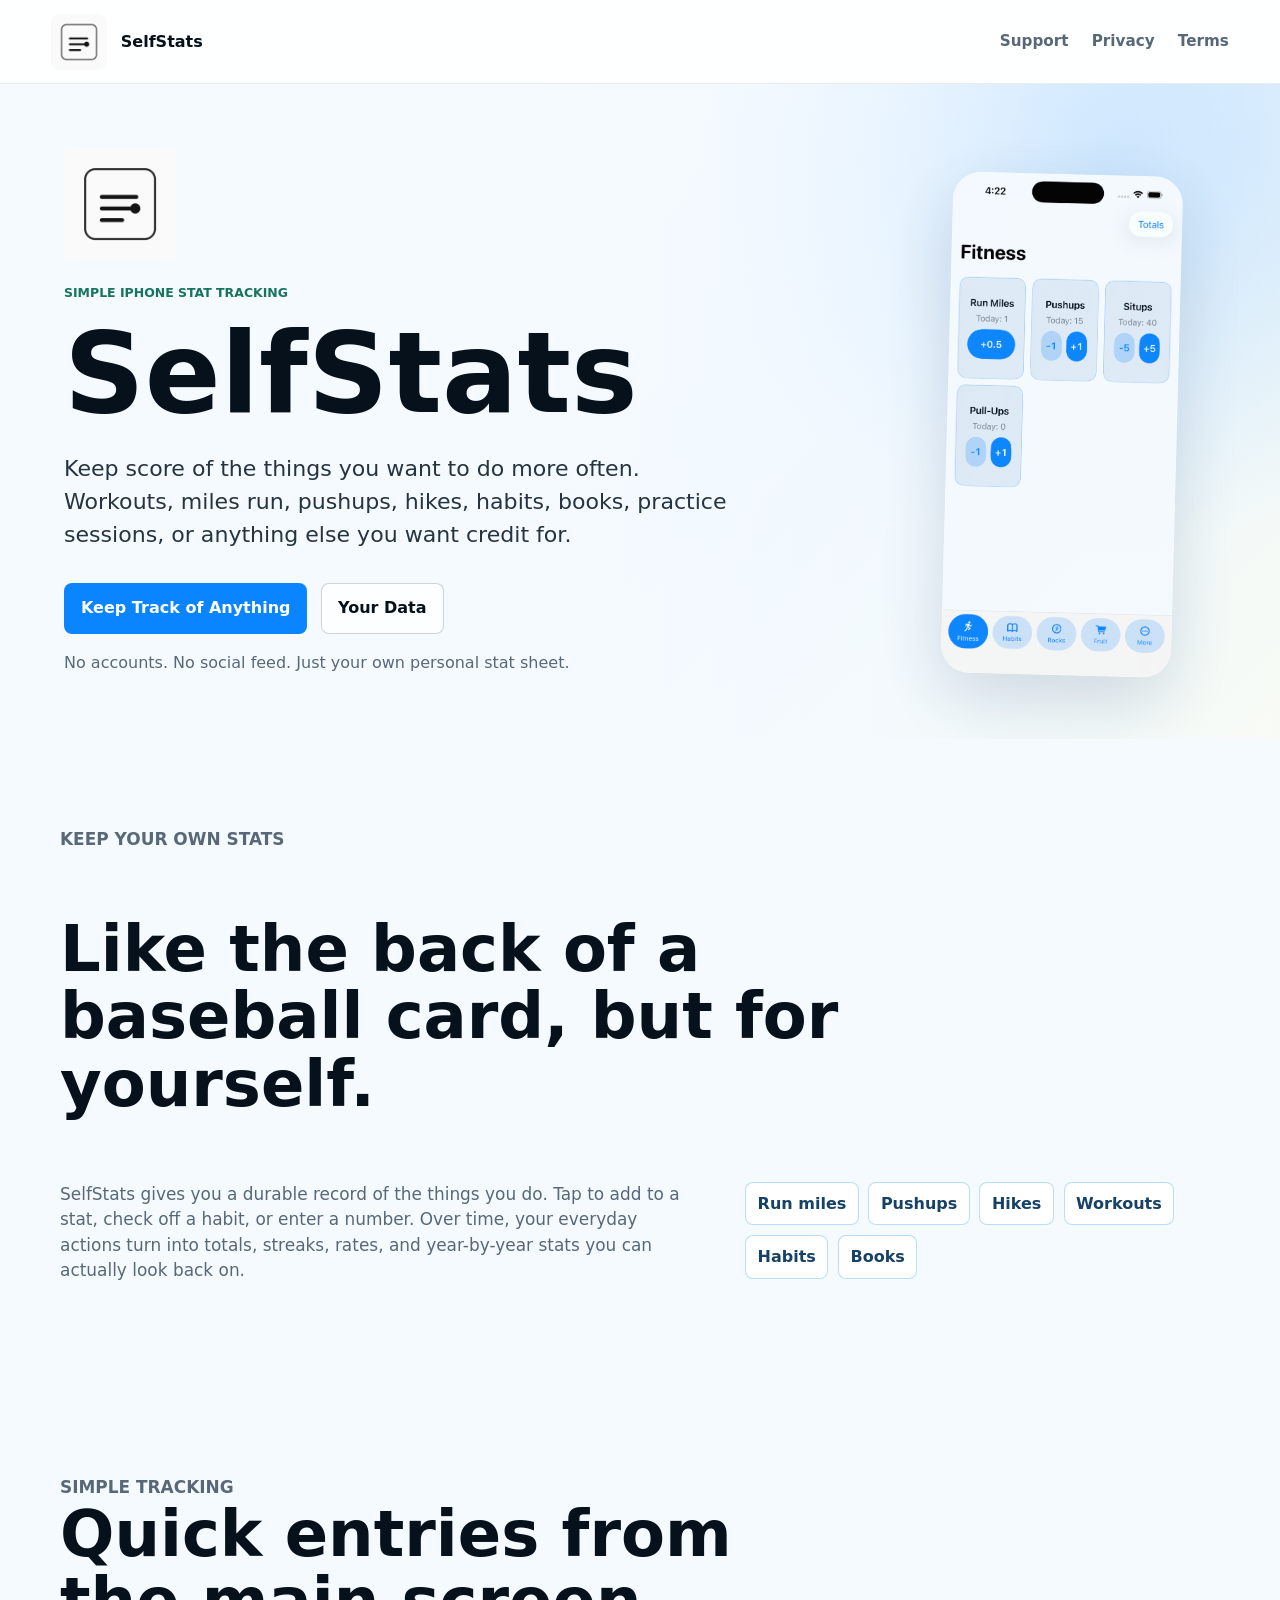
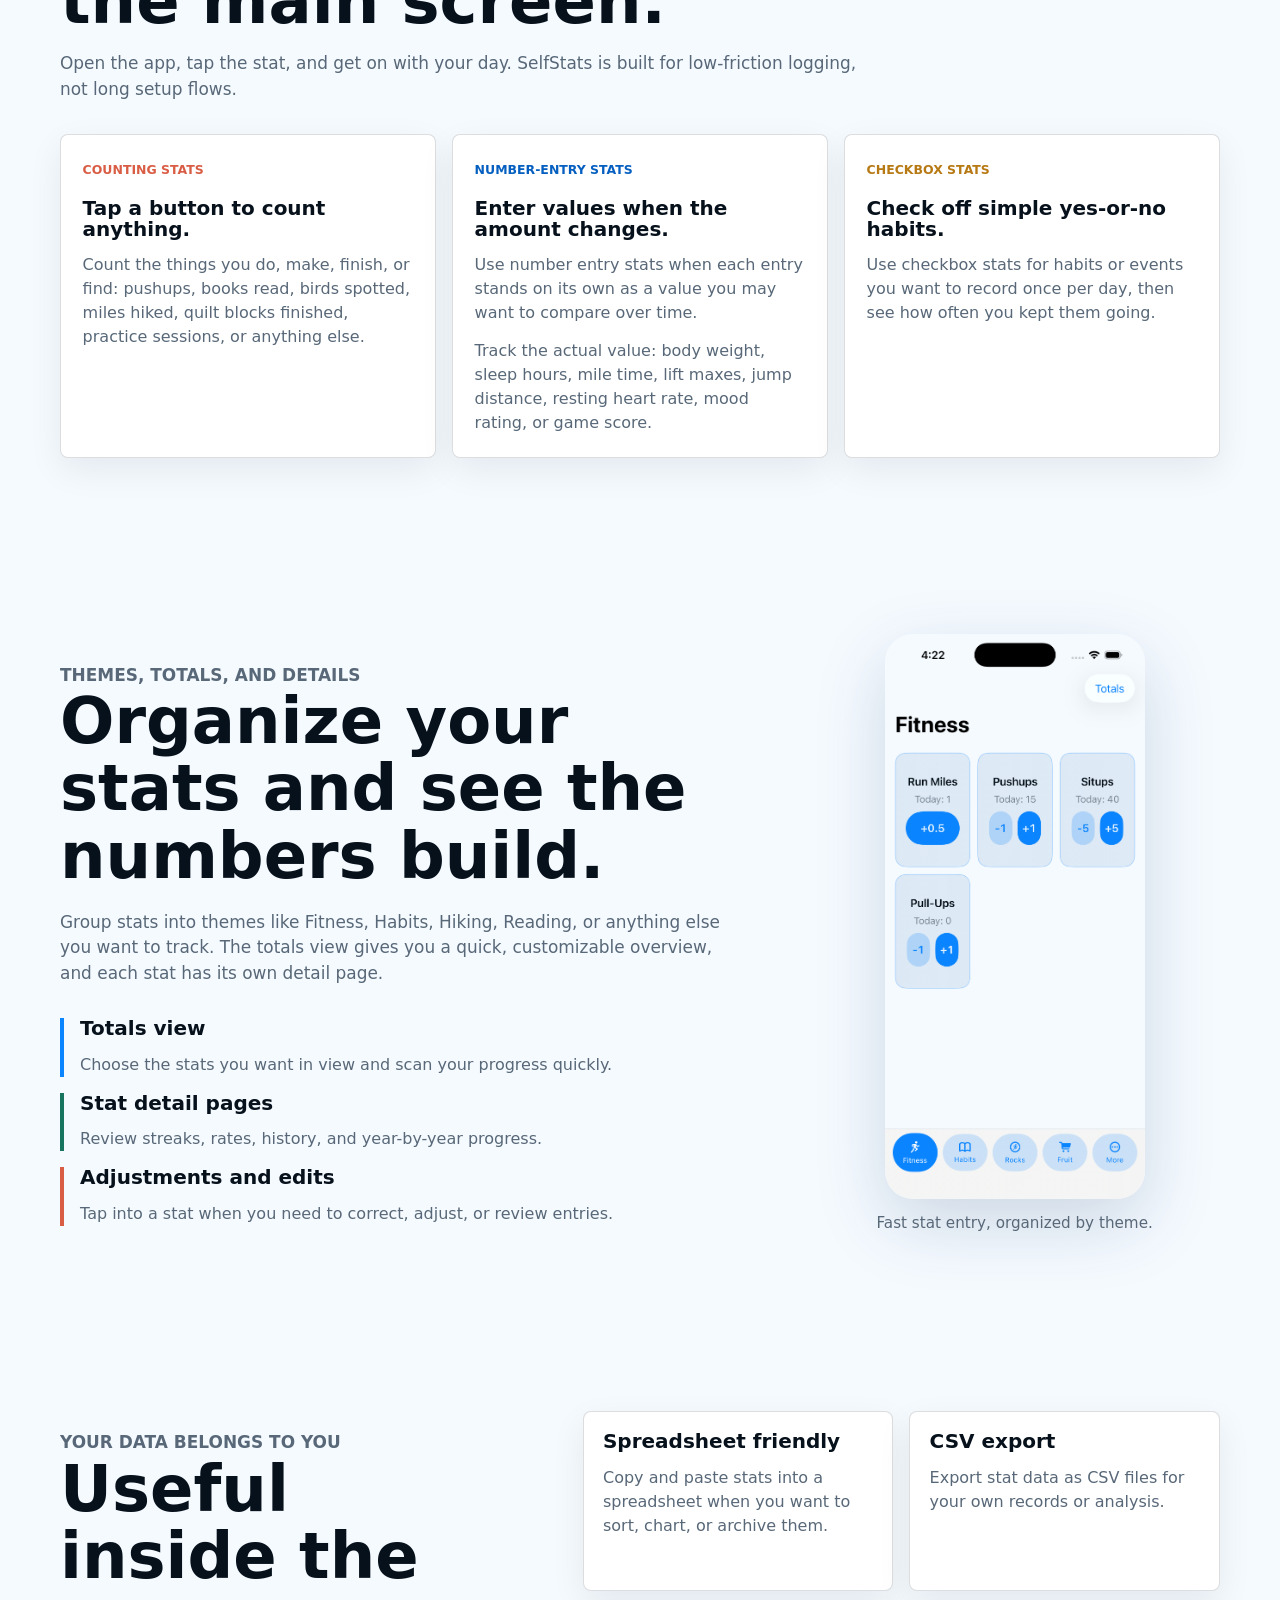
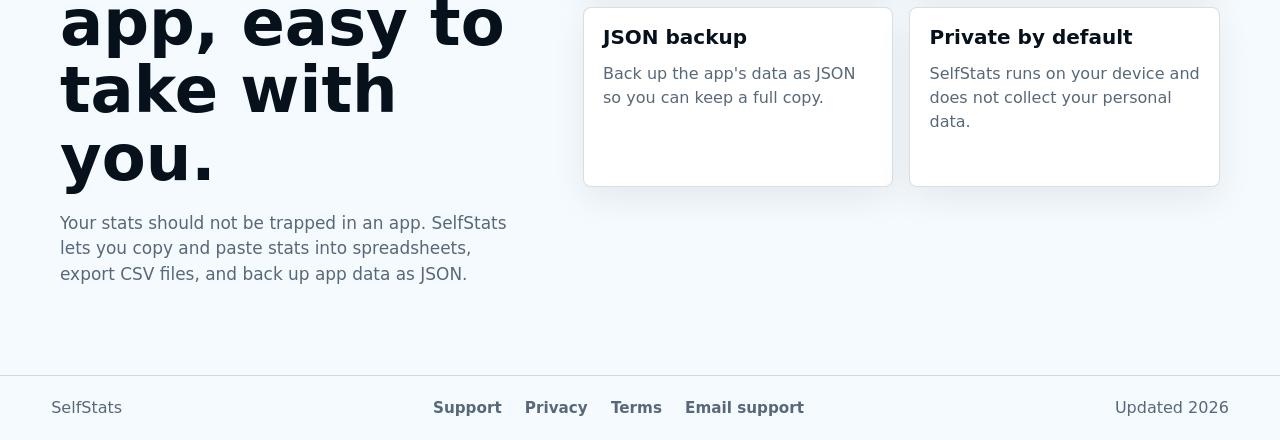
<file: index.html>
<!doctype html>
<html lang="en">
  <head>
    <meta charset="utf-8">
    <meta name="viewport" content="width=device-width, initial-scale=1">
    <meta
      name="description"
      content="SelfStats is a simple iPhone app for tracking personal stats like workouts, miles run, pushups, hikes, habits, and other things you want to count over time."
    >
    <meta property="og:title" content="SelfStats">
    <meta
      property="og:description"
      content="SelfStats is a simple iPhone app for tracking personal stats like workouts, miles run, pushups, hikes, habits, and other things you want to count over time."
    >
    <meta property="og:image" content="https://selfstats.app/assets/selfstats-icon.png">
    <meta property="og:image:width" content="1024">
    <meta property="og:image:height" content="1024">
    <meta property="og:image:alt" content="SelfStats app icon">
    <meta property="og:url" content="https://selfstats.app/">
    <meta property="og:type" content="website">
    <meta name="twitter:card" content="summary">
    <meta name="twitter:title" content="SelfStats">
    <meta
      name="twitter:description"
      content="SelfStats is a simple iPhone app for tracking personal stats like workouts, miles run, pushups, hikes, habits, and other things you want to count over time."
    >
    <meta name="twitter:image" content="https://selfstats.app/assets/selfstats-icon.png">
    <meta name="twitter:image:alt" content="SelfStats app icon">
    <title>SelfStats</title>
    <link rel="icon" type="image/png" href="assets/selfstats-icon.png">
    <link rel="apple-touch-icon" href="assets/selfstats-icon.png">
    <link rel="stylesheet" href="styles.css">
  </head>
  <body>
    <header class="site-header">
      <a class="brand" href="index.html" aria-label="SelfStats home">
        <img src="assets/selfstats-icon.png" alt="" width="56" height="56">
        <span>SelfStats</span>
      </a>
      <nav class="site-nav" aria-label="Main navigation">
        <a href="support.html">Support</a>
        <a href="privacy.html">Privacy</a>
        <a href="terms.html">Terms</a>
      </nav>
    </header>

    <main id="top">
      <section class="hero" aria-labelledby="hero-title">
        <div class="hero-shot" aria-hidden="true">
          <img src="assets/selfstats-screenshot.png" alt="" width="1206" height="2622">
        </div>
        <div class="hero-content">
          <img class="hero-icon" src="assets/selfstats-icon.png" alt="" width="1024" height="1024">
          <p class="eyebrow">Simple iPhone stat tracking</p>
          <h1 id="hero-title">SelfStats</h1>
          <p class="hero-copy">
            Keep score of the things you want to do more often. Workouts, miles
            run, pushups, hikes, habits, books, practice sessions, or anything
            else you want credit for.
          </p>
          <div class="hero-actions" aria-label="Primary actions">
            <a class="button button-primary" href="#track">Keep Track of Anything</a>
            <a class="button button-secondary" href="#data">Your Data</a>
          </div>
          <p class="hero-note">
            No accounts. No social feed. Just your own personal stat sheet.
          </p>
        </div>
      </section>

      <section class="section intro" aria-labelledby="intro-title">
        <p class="eyebrow">Keep your own stats</p>
        <h2 id="intro-title">Like the back of a baseball card, but for yourself.</h2>
        <p>
          SelfStats gives you a durable record of the things you do. Tap to add
          to a stat, check off a habit, or enter a number. Over time, your
          everyday actions turn into totals, streaks, rates, and year-by-year
          stats you can actually look back on.
        </p>
        <ul class="tag-list" aria-label="Example stats">
          <li>Run miles</li>
          <li>Pushups</li>
          <li>Hikes</li>
          <li>Workouts</li>
          <li>Habits</li>
          <li>Books</li>
        </ul>
      </section>

      <section class="section" id="track" aria-labelledby="track-title">
        <div class="section-heading">
          <p class="eyebrow">Simple tracking</p>
          <h2 id="track-title">Quick entries from the main screen.</h2>
          <p>
            Open the app, tap the stat, and get on with your day. SelfStats is
            built for low-friction logging, not long setup flows.
          </p>
        </div>
        <div class="feature-grid">
          <article class="feature-card">
            <span class="feature-kicker">Counting stats</span>
            <h3>Tap a button to count anything.</h3>
            <p>
              Count the things you do, make, finish, or find: pushups, books
              read, birds spotted, miles hiked, quilt blocks finished, practice
              sessions, or anything else.
            </p>
          </article>
          <article class="feature-card">
            <span class="feature-kicker">Number-entry stats</span>
            <h3>Enter values when the amount changes.</h3>
            <p>
              Use number entry stats when each entry stands on its own as a
              value you may want to compare over time.
            </p>
            <p>
              Track the actual value: body weight, sleep hours, mile time, lift
              maxes, jump distance, resting heart rate, mood rating, or game
              score.
            </p>
          </article>
          <article class="feature-card">
            <span class="feature-kicker">Checkbox stats</span>
            <h3>Check off simple yes-or-no habits.</h3>
            <p>
              Use checkbox stats for habits or events you want to record once
              per day, then see how often you kept them going.
            </p>
          </article>
        </div>
      </section>

      <section class="section app-section" id="details" aria-labelledby="details-title">
        <div class="app-copy">
          <p class="eyebrow">Themes, totals, and details</p>
          <h2 id="details-title">Organize your stats and see the numbers build.</h2>
          <p>
            Group stats into themes like Fitness, Habits, Hiking, Reading, or
            anything else you want to track. The totals view gives you a quick,
            customizable overview, and each stat has its own detail page.
          </p>
          <div class="detail-list">
            <div>
              <h3>Totals view</h3>
              <p>Choose the stats you want in view and scan your progress quickly.</p>
            </div>
            <div>
              <h3>Stat detail pages</h3>
              <p>Review streaks, rates, history, and year-by-year progress.</p>
            </div>
            <div>
              <h3>Adjustments and edits</h3>
              <p>Tap into a stat when you need to correct, adjust, or review entries.</p>
            </div>
          </div>
        </div>
        <figure class="phone-figure">
          <img
            src="assets/selfstats-screenshot.png"
            alt="SelfStats showing a Fitness theme with Run Miles, Pushups, Situps, and Pull-Ups stat cards."
            width="1206"
            height="2622"
            loading="lazy"
          >
          <figcaption>Fast stat entry, organized by theme.</figcaption>
        </figure>
      </section>

      <section class="section data-section" id="data" aria-labelledby="data-title">
        <div>
          <p class="eyebrow">Your data belongs to you</p>
          <h2 id="data-title">Useful inside the app, easy to take with you.</h2>
          <p>
            Your stats should not be trapped in an app. SelfStats lets you copy
            and paste stats into spreadsheets, export CSV files, and back up app
            data as JSON.
          </p>
        </div>
        <div class="data-grid">
          <article class="data-card">
            <h3>Spreadsheet friendly</h3>
            <p>Copy and paste stats into a spreadsheet when you want to sort, chart, or archive them.</p>
          </article>
          <article class="data-card">
            <h3>CSV export</h3>
            <p>Export stat data as CSV files for your own records or analysis.</p>
          </article>
          <article class="data-card">
            <h3>JSON backup</h3>
            <p>Back up the app's data as JSON so you can keep a full copy.</p>
          </article>
          <article class="data-card">
            <h3>Private by default</h3>
            <p>SelfStats runs on your device and does not collect your personal data.</p>
          </article>
        </div>
      </section>
    </main>

    <footer class="site-footer">
      <span>SelfStats</span>
      <nav aria-label="Footer navigation">
        <a href="support.html">Support</a>
        <a href="privacy.html">Privacy</a>
        <a href="terms.html">Terms</a>
        <a href="mailto:support@selfstats.app">Email support</a>
      </nav>
      <span>Updated <time id="updated-year"></time></span>
    </footer>

    <script src="script.js"></script>
  </body>
</html>
</file>
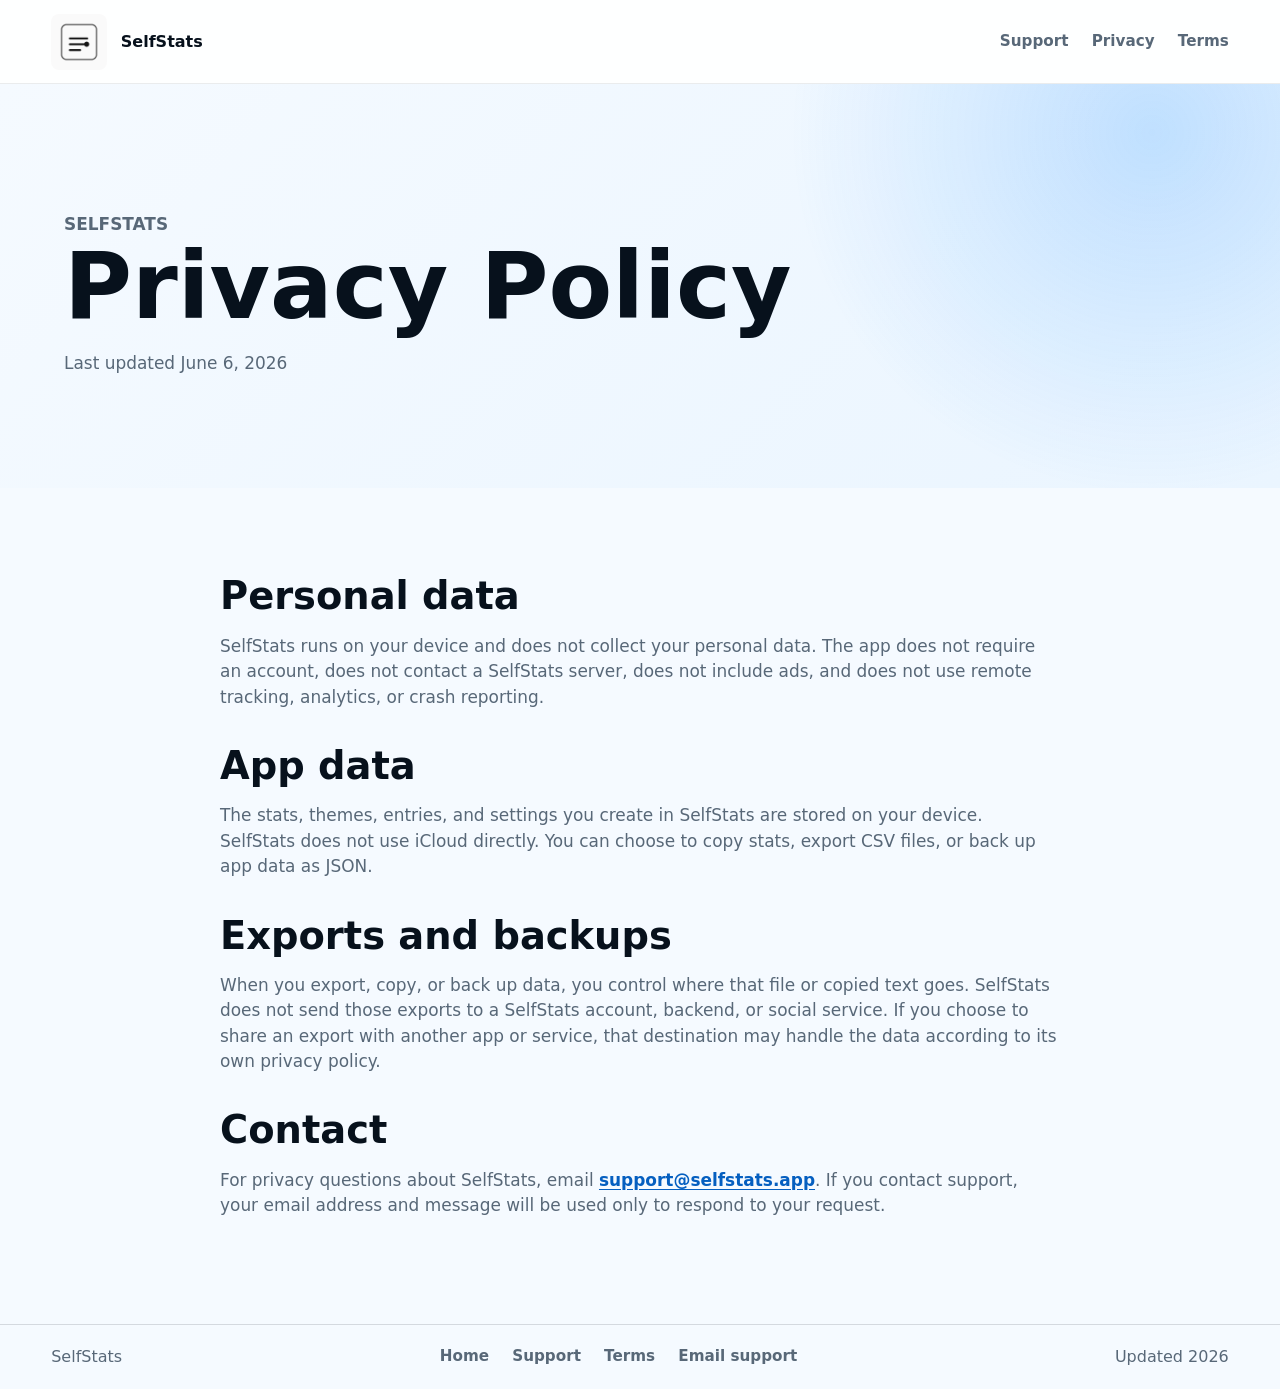
<file: privacy.html>
<!doctype html>
<html lang="en">
  <head>
    <meta charset="utf-8">
    <meta name="viewport" content="width=device-width, initial-scale=1">
    <meta
      name="description"
      content="Privacy policy for SelfStats, a simple iPhone app that runs on device and does not collect personal data."
    >
    <meta property="og:title" content="SelfStats Privacy Policy">
    <meta
      property="og:description"
      content="Privacy policy for SelfStats, a simple iPhone app that runs on device and does not collect personal data."
    >
    <meta property="og:image" content="https://selfstats.app/assets/selfstats-icon.png">
    <meta property="og:image:width" content="1024">
    <meta property="og:image:height" content="1024">
    <meta property="og:image:alt" content="SelfStats app icon">
    <meta property="og:url" content="https://selfstats.app/privacy.html">
    <meta property="og:type" content="website">
    <meta name="twitter:card" content="summary">
    <meta name="twitter:title" content="SelfStats Privacy Policy">
    <meta
      name="twitter:description"
      content="Privacy policy for SelfStats, a simple iPhone app that runs on device and does not collect personal data."
    >
    <meta name="twitter:image" content="https://selfstats.app/assets/selfstats-icon.png">
    <meta name="twitter:image:alt" content="SelfStats app icon">
    <title>SelfStats Privacy Policy</title>
    <link rel="icon" type="image/png" href="assets/selfstats-icon.png">
    <link rel="apple-touch-icon" href="assets/selfstats-icon.png">
    <link rel="stylesheet" href="styles.css">
  </head>
  <body class="simple-page">
    <header class="site-header">
      <a class="brand" href="index.html" aria-label="SelfStats home">
        <img src="assets/selfstats-icon.png" alt="" width="56" height="56">
        <span>SelfStats</span>
      </a>
      <nav class="site-nav" aria-label="Main navigation">
        <a href="support.html">Support</a>
        <a href="privacy.html" aria-current="page">Privacy</a>
        <a href="terms.html">Terms</a>
      </nav>
    </header>

    <main class="page-main">
      <section class="page-hero" aria-labelledby="privacy-title">
        <p class="eyebrow">SelfStats</p>
        <h1 id="privacy-title">Privacy Policy</h1>
        <p>Last updated June 6, 2026</p>
      </section>

      <section class="section page-content" aria-label="Privacy policy details">
        <h2>Personal data</h2>
        <p>
          SelfStats runs on your device and does not collect your personal data.
          The app does not require an account, does not contact a SelfStats
          server, does not include ads, and does not use remote tracking,
          analytics, or crash reporting.
        </p>

        <h2>App data</h2>
        <p>
          The stats, themes, entries, and settings you create in SelfStats are
          stored on your device. SelfStats does not use iCloud directly. You can
          choose to copy stats, export CSV files, or back up app data as JSON.
        </p>

        <h2>Exports and backups</h2>
        <p>
          When you export, copy, or back up data, you control where that file or
          copied text goes. SelfStats does not send those exports to a SelfStats
          account, backend, or social service. If you choose to share an export
          with another app or service, that destination may handle the data
          according to its own privacy policy.
        </p>

        <h2>Contact</h2>
        <p>
          For privacy questions about SelfStats, email
          <a href="mailto:support@selfstats.app">support@selfstats.app</a>. If
          you contact support, your email address and message will be used only
          to respond to your request.
        </p>
      </section>
    </main>

    <footer class="site-footer">
      <span>SelfStats</span>
      <nav aria-label="Footer navigation">
        <a href="index.html">Home</a>
        <a href="support.html">Support</a>
        <a href="terms.html">Terms</a>
        <a href="mailto:support@selfstats.app">Email support</a>
      </nav>
      <span>Updated <time id="updated-year"></time></span>
    </footer>

    <script src="script.js"></script>
  </body>
</html>
</file>
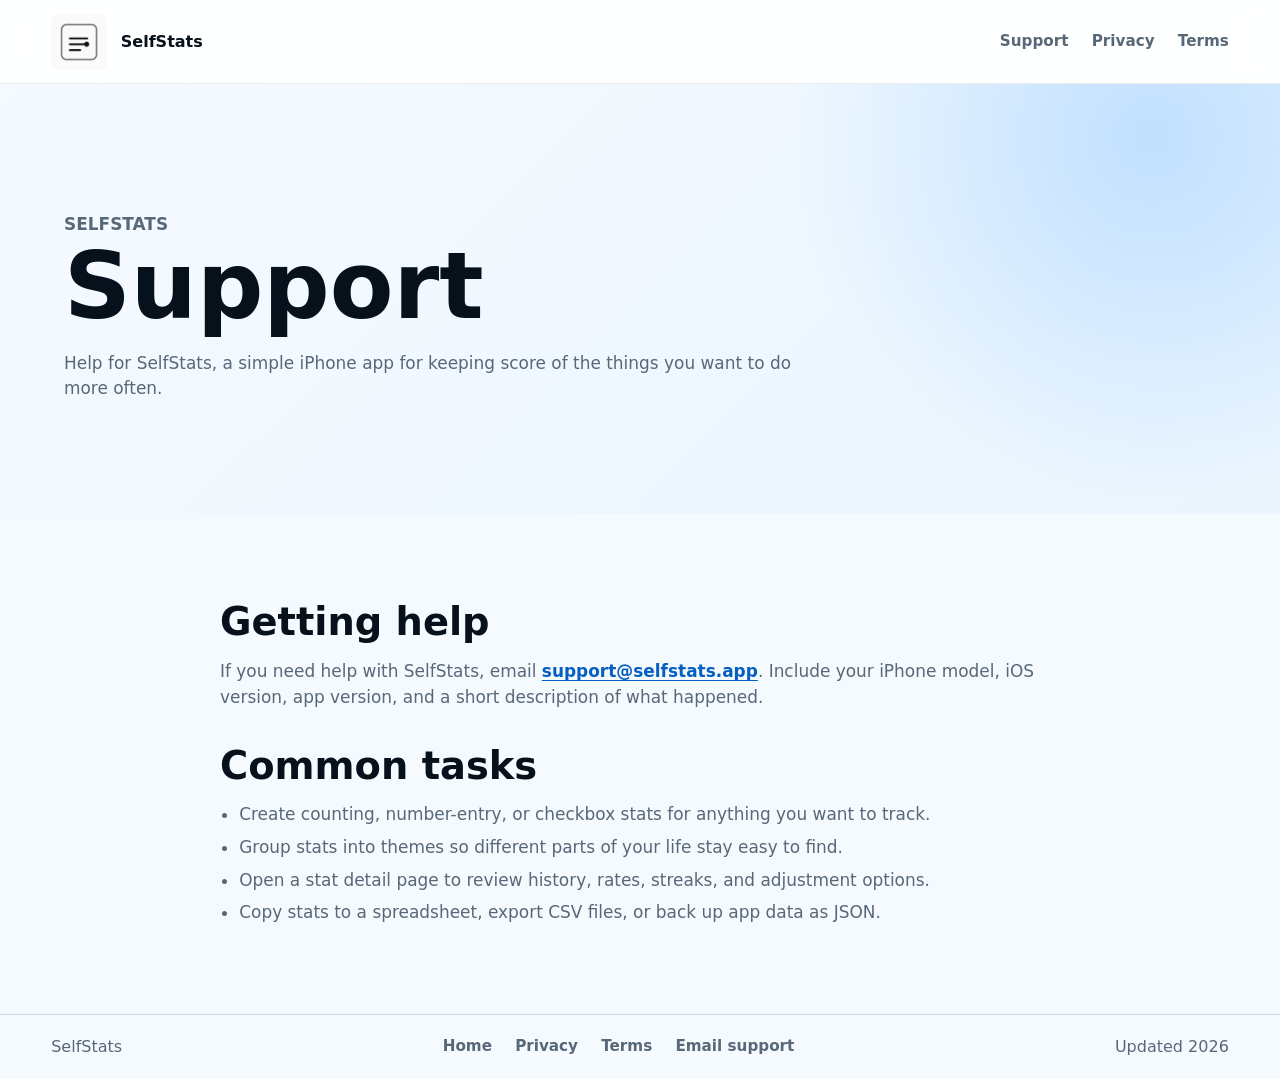
<file: support.html>
<!doctype html>
<html lang="en">
  <head>
    <meta charset="utf-8">
    <meta name="viewport" content="width=device-width, initial-scale=1">
    <meta
      name="description"
      content="Support information for SelfStats, a simple iPhone app for tracking personal stats."
    >
    <meta property="og:title" content="SelfStats Support">
    <meta
      property="og:description"
      content="Support information for SelfStats, a simple iPhone app for tracking personal stats."
    >
    <meta property="og:image" content="https://selfstats.app/assets/selfstats-icon.png">
    <meta property="og:image:width" content="1024">
    <meta property="og:image:height" content="1024">
    <meta property="og:image:alt" content="SelfStats app icon">
    <meta property="og:url" content="https://selfstats.app/support.html">
    <meta property="og:type" content="website">
    <meta name="twitter:card" content="summary">
    <meta name="twitter:title" content="SelfStats Support">
    <meta
      name="twitter:description"
      content="Support information for SelfStats, a simple iPhone app for tracking personal stats."
    >
    <meta name="twitter:image" content="https://selfstats.app/assets/selfstats-icon.png">
    <meta name="twitter:image:alt" content="SelfStats app icon">
    <title>SelfStats Support</title>
    <link rel="icon" type="image/png" href="assets/selfstats-icon.png">
    <link rel="apple-touch-icon" href="assets/selfstats-icon.png">
    <link rel="stylesheet" href="styles.css">
  </head>
  <body class="simple-page">
    <header class="site-header">
      <a class="brand" href="index.html" aria-label="SelfStats home">
        <img src="assets/selfstats-icon.png" alt="" width="56" height="56">
        <span>SelfStats</span>
      </a>
      <nav class="site-nav" aria-label="Main navigation">
        <a href="support.html" aria-current="page">Support</a>
        <a href="privacy.html">Privacy</a>
        <a href="terms.html">Terms</a>
      </nav>
    </header>

    <main class="page-main">
      <section class="page-hero" aria-labelledby="support-title">
        <p class="eyebrow">SelfStats</p>
        <h1 id="support-title">Support</h1>
        <p>
          Help for SelfStats, a simple iPhone app for keeping score of the
          things you want to do more often.
        </p>
      </section>

      <section class="section page-content" aria-label="Support details">
        <h2>Getting help</h2>
        <p>
          If you need help with SelfStats, email
          <a href="mailto:support@selfstats.app">support@selfstats.app</a>.
          Include your iPhone model, iOS version, app version, and a short
          description of what happened.
        </p>

        <h2>Common tasks</h2>
        <ul>
          <li>Create counting, number-entry, or checkbox stats for anything you want to track.</li>
          <li>Group stats into themes so different parts of your life stay easy to find.</li>
          <li>Open a stat detail page to review history, rates, streaks, and adjustment options.</li>
          <li>Copy stats to a spreadsheet, export CSV files, or back up app data as JSON.</li>
        </ul>
      </section>
    </main>

    <footer class="site-footer">
      <span>SelfStats</span>
      <nav aria-label="Footer navigation">
        <a href="index.html">Home</a>
        <a href="privacy.html">Privacy</a>
        <a href="terms.html">Terms</a>
        <a href="mailto:support@selfstats.app">Email support</a>
      </nav>
      <span>Updated <time id="updated-year"></time></span>
    </footer>

    <script src="script.js"></script>
  </body>
</html>
</file>
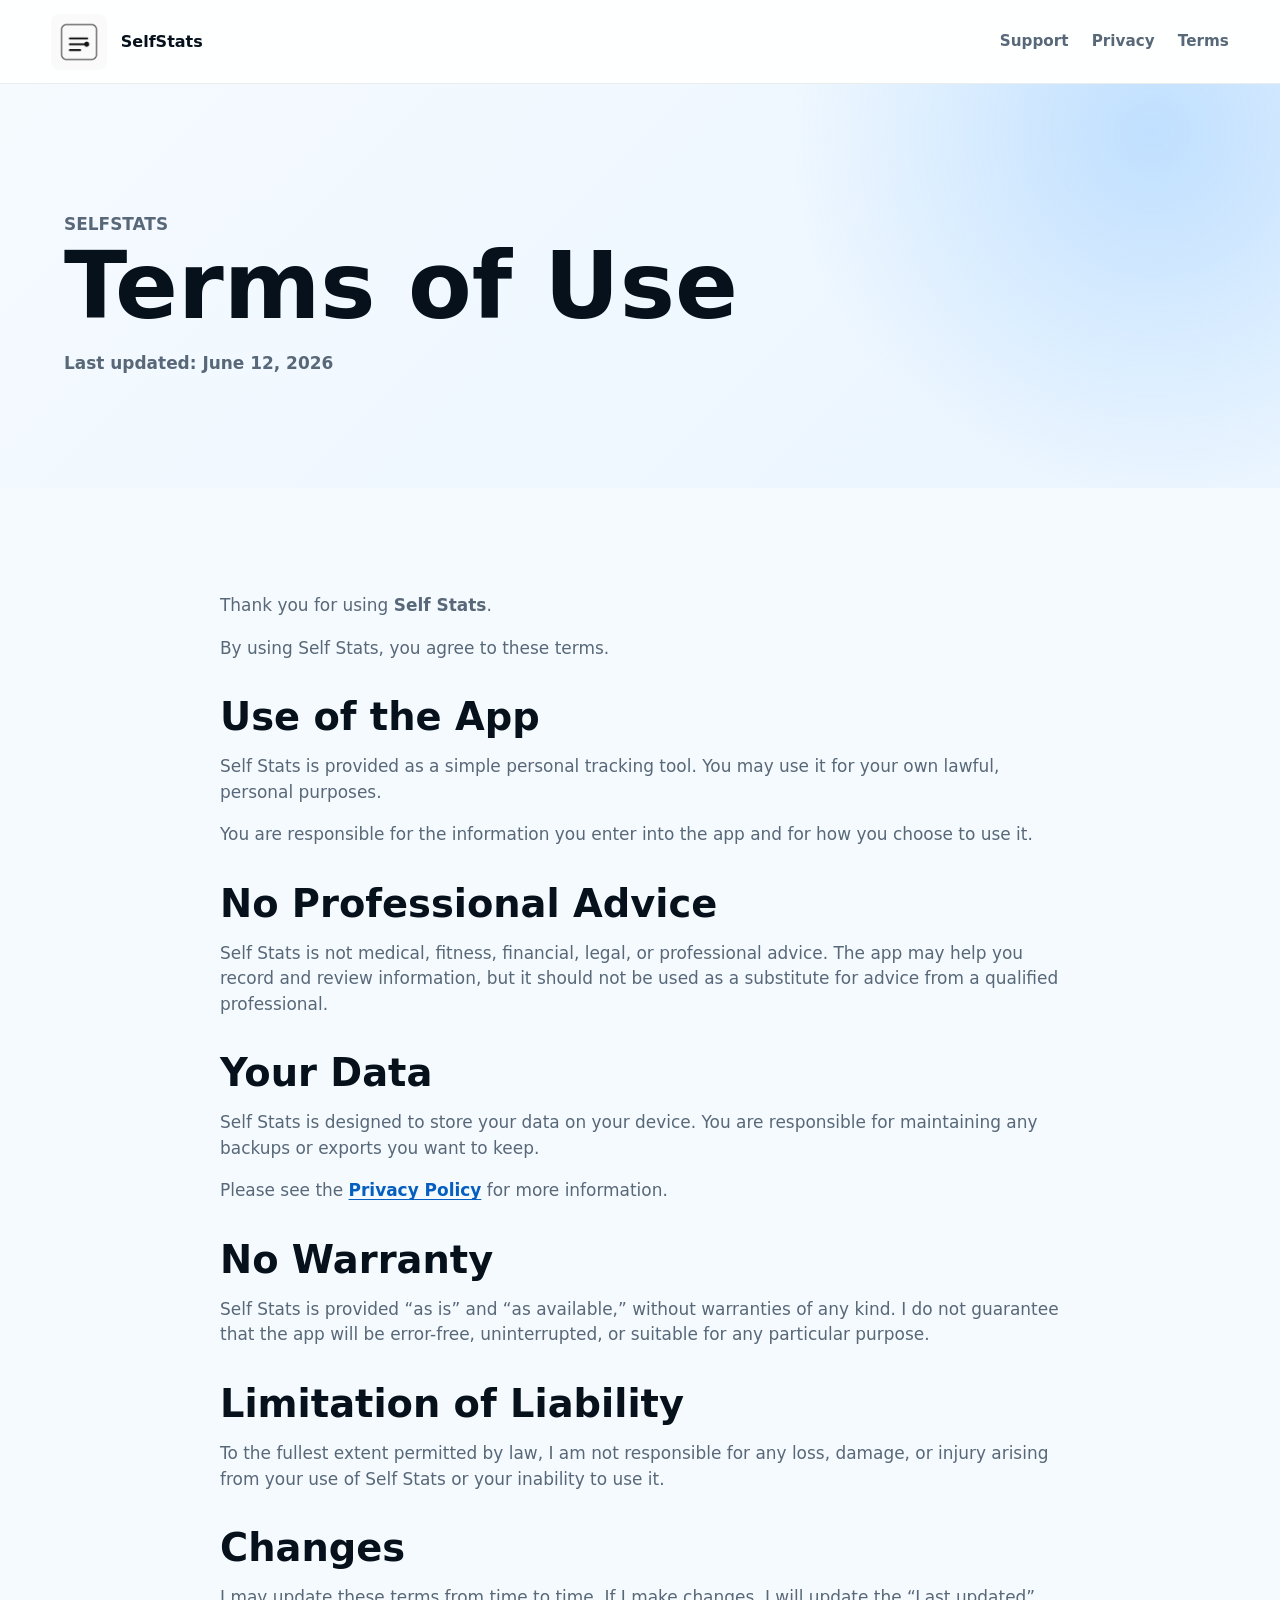
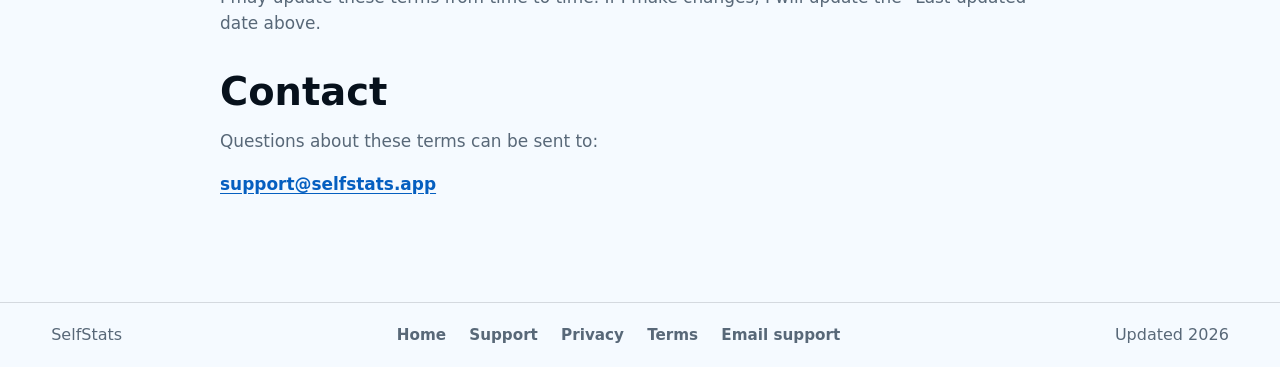
<file: terms.html>
<!doctype html>
<html lang="en">
  <head>
    <meta charset="utf-8">
    <meta name="viewport" content="width=device-width, initial-scale=1">
    <meta
      name="description"
      content="Terms of Use for SelfStats, a simple personal tracking app."
    >
    <meta property="og:title" content="SelfStats Terms of Use">
    <meta
      property="og:description"
      content="Terms of Use for SelfStats, a simple personal tracking app."
    >
    <meta property="og:image" content="https://selfstats.app/assets/selfstats-icon.png">
    <meta property="og:image:width" content="1024">
    <meta property="og:image:height" content="1024">
    <meta property="og:image:alt" content="SelfStats app icon">
    <meta property="og:url" content="https://selfstats.app/terms.html">
    <meta property="og:type" content="website">
    <meta name="twitter:card" content="summary">
    <meta name="twitter:title" content="SelfStats Terms of Use">
    <meta
      name="twitter:description"
      content="Terms of Use for SelfStats, a simple personal tracking app."
    >
    <meta name="twitter:image" content="https://selfstats.app/assets/selfstats-icon.png">
    <meta name="twitter:image:alt" content="SelfStats app icon">
    <title>SelfStats Terms of Use</title>
    <link rel="icon" type="image/png" href="assets/selfstats-icon.png">
    <link rel="apple-touch-icon" href="assets/selfstats-icon.png">
    <link rel="stylesheet" href="styles.css">
  </head>
  <body class="simple-page">
    <header class="site-header">
      <a class="brand" href="index.html" aria-label="SelfStats home">
        <img src="assets/selfstats-icon.png" alt="" width="56" height="56">
        <span>SelfStats</span>
      </a>
      <nav class="site-nav" aria-label="Main navigation">
        <a href="support.html">Support</a>
        <a href="privacy.html">Privacy</a>
        <a href="terms.html" aria-current="page">Terms</a>
      </nav>
    </header>

    <main class="page-main">
      <section class="page-hero" aria-labelledby="terms-title">
        <p class="eyebrow">SelfStats</p>
        <h1 id="terms-title">Terms of Use</h1>
        <p><strong>Last updated: June 12, 2026</strong></p>
      </section>

      <section class="section page-content" aria-label="Terms of use details">
        <p>Thank you for using <strong>Self Stats</strong>.</p>
        <p>By using Self Stats, you agree to these terms.</p>

        <h2>Use of the App</h2>
        <p>
          Self Stats is provided as a simple personal tracking tool. You may use
          it for your own lawful, personal purposes.
        </p>
        <p>
          You are responsible for the information you enter into the app and
          for how you choose to use it.
        </p>

        <h2>No Professional Advice</h2>
        <p>
          Self Stats is not medical, fitness, financial, legal, or professional
          advice. The app may help you record and review information, but it
          should not be used as a substitute for advice from a qualified
          professional.
        </p>

        <h2>Your Data</h2>
        <p>
          Self Stats is designed to store your data on your device. You are
          responsible for maintaining any backups or exports you want to keep.
        </p>
        <p>
          Please see the <strong><a href="privacy.html">Privacy Policy</a></strong>
          for more information.
        </p>

        <h2>No Warranty</h2>
        <p>
          Self Stats is provided &ldquo;as is&rdquo; and &ldquo;as
          available,&rdquo; without warranties of any kind. I do not guarantee
          that the app will be error-free, uninterrupted, or suitable for any
          particular purpose.
        </p>

        <h2>Limitation of Liability</h2>
        <p>
          To the fullest extent permitted by law, I am not responsible for any
          loss, damage, or injury arising from your use of Self Stats or your
          inability to use it.
        </p>

        <h2>Changes</h2>
        <p>
          I may update these terms from time to time. If I make changes, I will
          update the &ldquo;Last updated&rdquo; date above.
        </p>

        <h2>Contact</h2>
        <p>Questions about these terms can be sent to:</p>
        <p>
          <strong>
            <a href="mailto:support@selfstats.app">support@selfstats.app</a>
          </strong>
        </p>
      </section>
    </main>

    <footer class="site-footer">
      <span>SelfStats</span>
      <nav aria-label="Footer navigation">
        <a href="index.html">Home</a>
        <a href="support.html">Support</a>
        <a href="privacy.html">Privacy</a>
        <a href="terms.html">Terms</a>
        <a href="mailto:support@selfstats.app">Email support</a>
      </nav>
      <span>Updated <time id="updated-year"></time></span>
    </footer>

    <script src="script.js"></script>
  </body>
</html>
</file>
<file: styles.css>
:root {
  color-scheme: light;
  --ink: #07111c;
  --muted: #586878;
  --paper: #f5faff;
  --surface: #ffffff;
  --blue: #0a84ff;
  --blue-dark: #055fc0;
  --blue-soft: #dcedff;
  --green: #16745f;
  --coral: #d95d45;
  --gold: #b77913;
  --line: rgba(7, 17, 28, 0.14);
  --shadow: 0 24px 70px rgba(22, 63, 104, 0.18);
}

* {
  box-sizing: border-box;
}

html {
  scroll-behavior: smooth;
}

body {
  margin: 0;
  background: var(--paper);
  color: var(--ink);
  font-family:
    Inter, ui-sans-serif, system-ui, -apple-system, BlinkMacSystemFont, "Segoe UI",
    sans-serif;
  line-height: 1.5;
}

a {
  color: inherit;
  text-decoration: none;
}

img {
  display: block;
  max-width: 100%;
  height: auto;
}

.site-header {
  position: sticky;
  z-index: 20;
  top: 0;
  display: flex;
  min-height: 84px;
  align-items: center;
  justify-content: space-between;
  gap: 1rem;
  padding: 0.85rem clamp(1rem, 4vw, 3.5rem);
  border-bottom: 1px solid rgba(7, 17, 28, 0.08);
  background: rgba(255, 255, 255, 0.9);
  backdrop-filter: blur(18px);
}

.brand,
.site-nav,
.site-footer nav {
  display: flex;
  align-items: center;
}

.brand {
  gap: 0.85rem;
  font-weight: 850;
}

.brand img {
  width: 56px;
  height: 56px;
}

.brand img,
.hero-icon {
  border-radius: 8px;
}

.site-nav,
.site-footer nav {
  gap: clamp(0.85rem, 2vw, 1.45rem);
  color: var(--muted);
  font-size: 0.95rem;
  font-weight: 750;
}

.site-nav a:hover,
.site-nav a:focus-visible,
.site-footer a:hover,
.site-footer a:focus-visible {
  color: var(--ink);
}

.hero {
  position: relative;
  min-height: min(680px, 72svh);
  overflow: hidden;
  display: flex;
  align-items: flex-end;
  padding: clamp(2.75rem, 5vw, 4.5rem) clamp(1rem, 5vw, 4.5rem);
  background:
    linear-gradient(90deg, #f5faff 0%, rgba(245, 250, 255, 0.97) 38%, rgba(245, 250, 255, 0.68) 67%, rgba(245, 250, 255, 0.2)),
    radial-gradient(circle at 86% 12%, rgba(10, 132, 255, 0.24), transparent 32%),
    linear-gradient(135deg, #f5faff, #e9f5ff 56%, #f8fbf2);
}

.hero-content {
  position: relative;
  z-index: 2;
  width: min(720px, 100%);
}

.hero-shot {
  position: absolute;
  right: clamp(1.5rem, 8vw, 7rem);
  bottom: clamp(2rem, 6vw, 4rem);
  z-index: 1;
  width: clamp(180px, 18vw, 250px);
  opacity: 0.98;
  transform: rotate(1.5deg);
}

.hero-shot img {
  border-radius: 28px;
  box-shadow: var(--shadow);
}

.hero-icon {
  width: 112px;
  height: 112px;
  margin-bottom: 1.5rem;
}

.eyebrow {
  margin: 0 0 0.75rem;
  color: var(--green);
  font-size: 0.78rem;
  font-weight: 900;
  letter-spacing: 0;
  text-transform: uppercase;
}

h1,
h2,
h3,
p {
  overflow-wrap: anywhere;
}

h1,
h2,
h3 {
  margin: 0;
  line-height: 1.05;
}

h1 {
  font-size: clamp(3.7rem, 10vw, 7rem);
}

h2 {
  max-width: 820px;
  font-size: clamp(2rem, 5vw, 4.25rem);
}

h3 {
  font-size: 1.25rem;
}

.hero-copy {
  max-width: 680px;
  margin: 1.2rem 0 0;
  color: #263442;
  font-size: clamp(1.08rem, 2vw, 1.38rem);
}

.hero-note {
  max-width: 560px;
  margin: 1.05rem 0 0;
  color: var(--muted);
  font-size: 1rem;
}

.hero-actions {
  display: flex;
  flex-wrap: wrap;
  gap: 0.85rem;
  margin-top: 2rem;
}

.button {
  display: inline-flex;
  min-height: 48px;
  align-items: center;
  justify-content: center;
  border: 1px solid transparent;
  border-radius: 8px;
  padding: 0.78rem 1rem;
  font-weight: 850;
}

.button-primary {
  background: var(--blue);
  color: #ffffff;
}

.button-primary:hover,
.button-primary:focus-visible {
  background: var(--blue-dark);
}

.button-secondary {
  border-color: rgba(7, 17, 28, 0.18);
  background: rgba(255, 255, 255, 0.72);
  color: var(--ink);
}

.button-secondary:hover,
.button-secondary:focus-visible {
  border-color: rgba(7, 17, 28, 0.34);
  background: #ffffff;
}

.section {
  width: min(1160px, calc(100% - 2rem));
  margin: 0 auto;
  padding: clamp(3rem, 7vw, 5.5rem) 0;
}

.intro {
  display: grid;
  grid-template-columns: minmax(0, 0.85fr) minmax(300px, 0.65fr);
  gap: clamp(1.5rem, 5vw, 4rem);
  align-items: end;
}

.intro .eyebrow,
.intro h2 {
  grid-column: 1 / -1;
}

.intro p,
.section-heading p,
.app-copy > p,
.data-section > div > p,
.page-hero p,
.page-content p,
.page-content li {
  color: var(--muted);
  font-size: 1.06rem;
}

.intro p {
  max-width: 710px;
  margin: 0;
}

.tag-list {
  display: flex;
  flex-wrap: wrap;
  gap: 0.6rem;
  align-self: start;
  margin: 0;
  padding: 0;
  list-style: none;
}

.tag-list li {
  border: 1px solid rgba(10, 132, 255, 0.28);
  border-radius: 8px;
  padding: 0.55rem 0.72rem;
  background: #ffffff;
  color: #174267;
  font-weight: 800;
}

.section-heading {
  max-width: 800px;
  margin-bottom: 2rem;
}

.section-heading p {
  margin: 1rem 0 0;
}

.feature-grid,
.data-grid {
  display: grid;
  grid-template-columns: repeat(3, minmax(0, 1fr));
  gap: 1rem;
}

.feature-card,
.data-card {
  border: 1px solid var(--line);
  border-radius: 8px;
  background: var(--surface);
  box-shadow: 0 12px 35px rgba(7, 17, 28, 0.07);
}

.feature-card {
  min-height: 250px;
  padding: 1.35rem;
}

.feature-card p,
.data-card p,
.detail-list p,
.phone-figure figcaption {
  color: var(--muted);
}

.feature-card p,
.data-card p,
.detail-list p {
  margin: 0.85rem 0 0;
}

.feature-kicker {
  display: inline-block;
  margin-bottom: 1.15rem;
  color: var(--coral);
  font-size: 0.78rem;
  font-weight: 900;
  text-transform: uppercase;
}

.feature-card:nth-child(2) .feature-kicker {
  color: var(--blue-dark);
}

.feature-card:nth-child(3) .feature-kicker {
  color: var(--gold);
}

.app-section {
  display: grid;
  grid-template-columns: minmax(0, 0.95fr) minmax(260px, 0.58fr);
  gap: clamp(2rem, 6vw, 5rem);
  align-items: center;
}

.app-copy > p {
  max-width: 680px;
  margin: 1.25rem 0 0;
}

.detail-list {
  display: grid;
  gap: 1rem;
  margin-top: 2rem;
}

.detail-list > div {
  border-left: 4px solid var(--blue);
  padding-left: 1rem;
}

.detail-list > div:nth-child(2) {
  border-color: var(--green);
}

.detail-list > div:nth-child(3) {
  border-color: var(--coral);
}

.phone-figure {
  margin: 0;
}

.phone-figure img {
  width: min(260px, 100%);
  margin: 0 auto;
  border-radius: 28px;
  box-shadow: var(--shadow);
}

.phone-figure figcaption {
  margin-top: 0.85rem;
  text-align: center;
  font-size: 0.95rem;
}

.data-section {
  display: grid;
  grid-template-columns: minmax(0, 0.72fr) minmax(0, 1fr);
  gap: clamp(1.5rem, 5vw, 4rem);
  align-items: start;
}

.data-section > div > p {
  max-width: 620px;
  margin: 1.2rem 0 0;
}

.data-grid {
  grid-template-columns: repeat(2, minmax(0, 1fr));
}

.data-card {
  min-height: 180px;
  padding: 1.2rem;
}

.simple-page .site-header {
  position: sticky;
}

.page-main {
  min-height: calc(100svh - 157px);
}

.page-hero {
  padding: clamp(4rem, 9vw, 7rem) clamp(1rem, 5vw, 4.5rem);
  background:
    radial-gradient(circle at 90% 12%, rgba(10, 132, 255, 0.2), transparent 30%),
    linear-gradient(135deg, #f5faff, #eaf5ff);
}

.page-hero h1 {
  font-size: clamp(3rem, 8vw, 5.8rem);
}

.page-hero p {
  max-width: 760px;
  margin: 1rem 0 0;
}

.page-content {
  max-width: 840px;
}

.page-content h2 {
  margin-top: 2.25rem;
  font-size: clamp(1.8rem, 3vw, 2.5rem);
}

.page-content h2:first-child {
  margin-top: 0;
}

.page-content ul {
  margin: 1rem 0 0;
  padding-left: 1.2rem;
}

.page-content li + li {
  margin-top: 0.45rem;
}

.page-content a {
  color: var(--blue-dark);
  font-weight: 750;
  text-decoration: underline;
  text-underline-offset: 0.16em;
}

.site-footer {
  display: flex;
  align-items: center;
  justify-content: space-between;
  gap: 1rem;
  padding: 1.25rem clamp(1rem, 4vw, 3.5rem);
  border-top: 1px solid var(--line);
  color: var(--muted);
}

@media (max-width: 900px) {
  .site-header {
    position: relative;
    flex-wrap: wrap;
  }

  .site-nav {
    width: 100%;
    justify-content: flex-start;
    overflow-x: auto;
    padding-bottom: 0.15rem;
  }

  .hero {
    min-height: 72svh;
    padding-top: 3rem;
  }

  .hero-shot {
    right: 1rem;
    bottom: 2rem;
    width: clamp(140px, 28vw, 190px);
    opacity: 0.2;
  }

  .intro,
  .app-section,
  .data-section,
  .feature-grid,
  .data-grid {
    grid-template-columns: 1fr;
  }

  .phone-figure img {
    width: min(235px, 68vw);
  }
}

@media (max-width: 560px) {
  .hero {
    min-height: 74svh;
  }

  .hero-shot {
    display: none;
  }

  .hero-icon {
    width: 92px;
    height: 92px;
  }

  .brand img {
    width: 48px;
    height: 48px;
  }

  .phone-figure img {
    width: min(210px, 62vw);
  }

  .hero-actions .button,
  .site-footer {
    width: 100%;
  }

  .site-footer {
    align-items: flex-start;
    flex-direction: column;
  }
}
</file>
